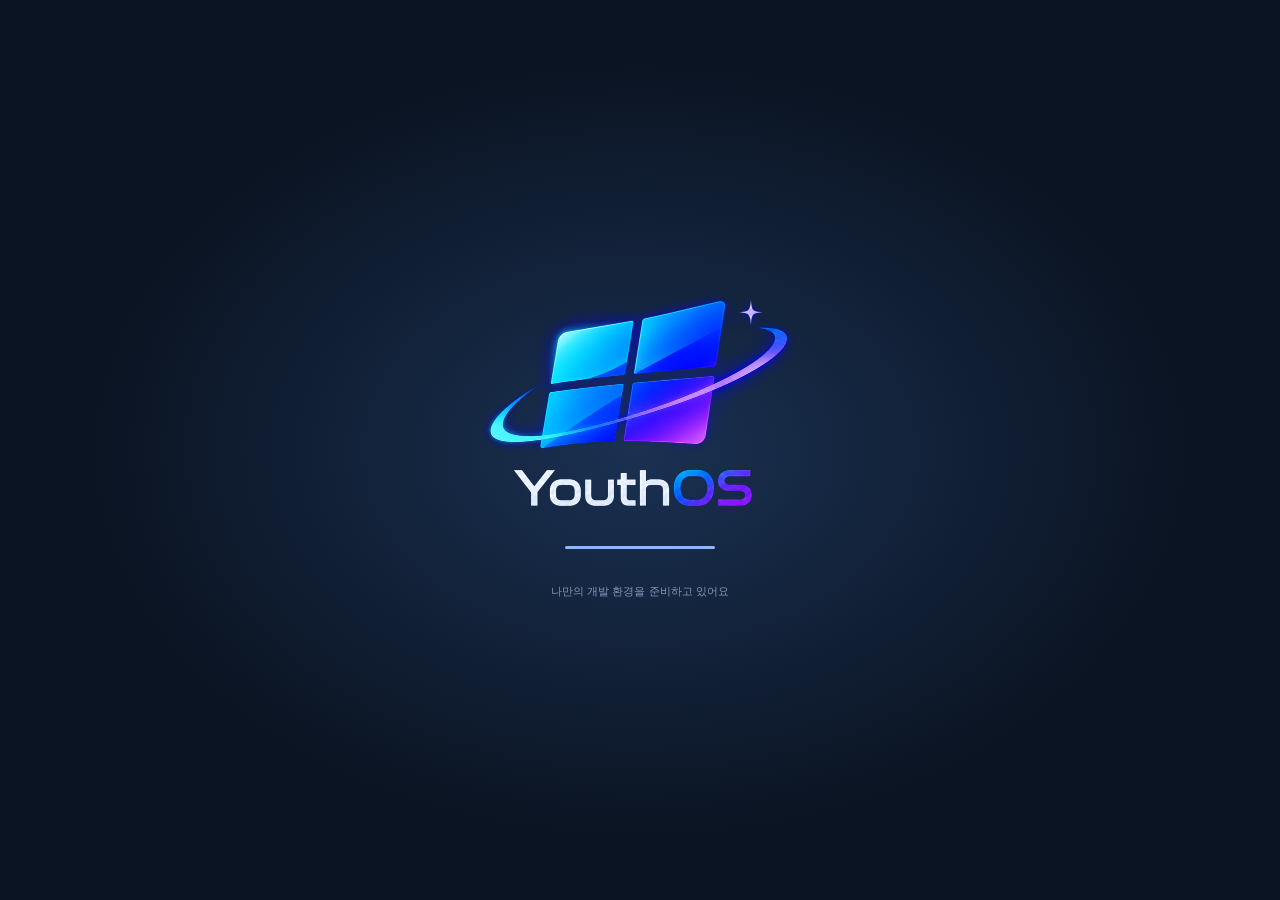
<file: web/index.html>
<!doctype html>
<html lang="ko">
<head>
  <meta charset="utf-8">
  <meta name="viewport" content="width=device-width, initial-scale=1">
  <meta name="theme-color" content="#101827">
  <meta name="description" content="YouthOS Web Experience - 브라우저에서 만나는 YouthOS 체험판">
  <title>YouthOS Web Experience</title>
  <link rel="icon" type="image/png" href="./assets/favicon.png?v=2"><!-- - by Claude Ai -->
  <link rel="stylesheet" href="./style.css?v=2">
</head>
<body>
  <div id="boot" class="boot-screen" aria-label="YouthOS 시작 중">
    <div class="boot-brand"><img class="boot-logo" src="./assets/youthos-logo.png?v=2" alt="YouthOS"></div><!-- 로고 적용 - by Claude Ai -->
    <div class="boot-progress"><span></span></div>
    <p>나만의 개발 환경을 준비하고 있어요</p>
  </div>

  <main id="desktop" class="desktop hidden">
    <div class="desktop-shade"></div>
    <header class="topbar">
      <div class="top-brand"><img class="logo-img logo-sm" src="./assets/youthos-mark.png?v=2" alt=""><strong>YouthOS</strong><span class="edition">WEB EXPERIENCE</span></div>
      <div class="top-center" id="topDate">YouthOS 체험판</div>
      <div class="top-actions"><button class="icon-button" id="quickToggle" title="빠른 설정">◈</button><span class="wifi">◔</span><span id="clock">16:11</span></div>
    </header>

    <section class="welcome-card">
      <div class="welcome-copy"><span class="eyebrow">WELCOME TO YOUR DESKTOP</span><h1>상상을 코드로,<br><em>가능성을 현실로.</em></h1><p>YouthOS Web Experience에 오신 걸 환영해.<br>청소년 개발자를 위한 새로운 데스크톱을 둘러봐.</p><button class="primary-button" data-open="explorer">체험 시작하기 <b>→</b></button></div>
      <div class="welcome-art"><div class="orbit orbit-one"></div><div class="orbit orbit-two"></div><div class="glow-core"><img class="logo-img logo-lg" src="./assets/youthos-mark.png?v=2" alt="YouthOS 로고"></div><span class="art-caption">BUILD · CREATE · EXPLORE</span></div>
    </section>

    <div class="desktop-shortcuts">
      <button class="shortcut" data-open="explorer"><span class="shortcut-icon folder-icon">▰</span><span>파일</span></button>
      <button class="shortcut" data-open="terminal"><span class="shortcut-icon terminal-icon">⌘</span><span>터미널</span></button>
      <button class="shortcut" data-open="editor"><span class="shortcut-icon editor-icon">&lt;/&gt;</span><span>코드 편집기</span></button>
      <button class="shortcut" data-open="settings"><span class="shortcut-icon settings-icon">⚙</span><span>설정</span></button>
    </div>

    <section class="window hidden" id="appWindow" aria-label="앱 창">
      <div class="window-titlebar" id="windowDrag"><div class="window-app-icon" id="windowIcon">▰</div><strong id="windowTitle">파일</strong><div class="window-controls"><button id="minimize" title="최소화">−</button><button id="maximize" title="최대화">□</button><button id="close" title="닫기">×</button></div></div>
      <div id="windowContent" class="window-content"></div>
    </section>

    <aside id="quickPanel" class="quick-panel hidden"><div class="panel-heading"><strong>빠른 설정</strong><span>체험판</span></div><div class="quick-grid"><button class="quick-tile active">◉<small>Wi-Fi</small></button><button class="quick-tile active">☾<small>집중 모드</small></button><button class="quick-tile">◐<small>다크 테마</small></button><button class="quick-tile">⌁<small>블루투스</small></button></div><div class="brightness"><span>화면 밝기</span><input type="range" min="20" max="100" value="85"></div></aside>

    <nav class="dock" aria-label="앱 메뉴">
      <button class="dock-launcher" id="launcher" title="앱 메뉴"><img class="logo-img logo-dock" src="./assets/youthos-mark.png?v=2" alt="앱 메뉴"></button>
      <span class="dock-divider"></span>
      <button class="dock-app" data-open="explorer" title="파일">▰</button>
      <button class="dock-app" data-open="editor" title="코드 편집기">&lt;/&gt;</button>
      <button class="dock-app" data-open="terminal" title="터미널">⌘</button>
      <button class="dock-app" data-open="settings" title="설정">⚙</button>
      <span class="dock-spacer"></span><span class="dock-status">WEB</span>
    </nav>

    <section class="launcher-panel hidden" id="launcherPanel">
      <div class="launcher-head"><div><span class="eyebrow">YOUTHOS</span><h2>무엇을 시작할까?</h2></div><span class="user-avatar">Y</span></div>
      <div class="launcher-search">⌕ <input id="appSearch" placeholder="앱 검색..." autocomplete="off"></div>
      <div class="launcher-label">고정된 앱</div>
      <div class="app-grid">
        <button data-open="explorer"><b class="app-symbol folder-icon">▰</b>파일</button>
        <button data-open="editor"><b class="app-symbol editor-icon">&lt;/&gt;</b>코드 편집기</button>
        <button data-open="terminal"><b class="app-symbol terminal-icon">⌘</b>터미널</button>
        <button data-open="settings"><b class="app-symbol settings-icon">⚙</b>설정</button>
        <button data-open="about"><b class="app-symbol about-icon">Y</b>YouthOS 정보</button>
        <button data-open="calculator"><b class="app-symbol calc-icon">＋</b>계산기</button>
      </div>
      <div class="launcher-footer"><span>청소년개발자 제작</span><button id="powerButton">⏻ 전원</button></div>
    </section>

    <div class="toast" id="toast" role="status"></div>
    <div class="demo-note">YouthOS Web은 실제 Debian OS가 아닌 브라우저 체험판이야.</div>
  </main>
  <script src="./script.js?v=2"></script>
</body>
</html>
</file>
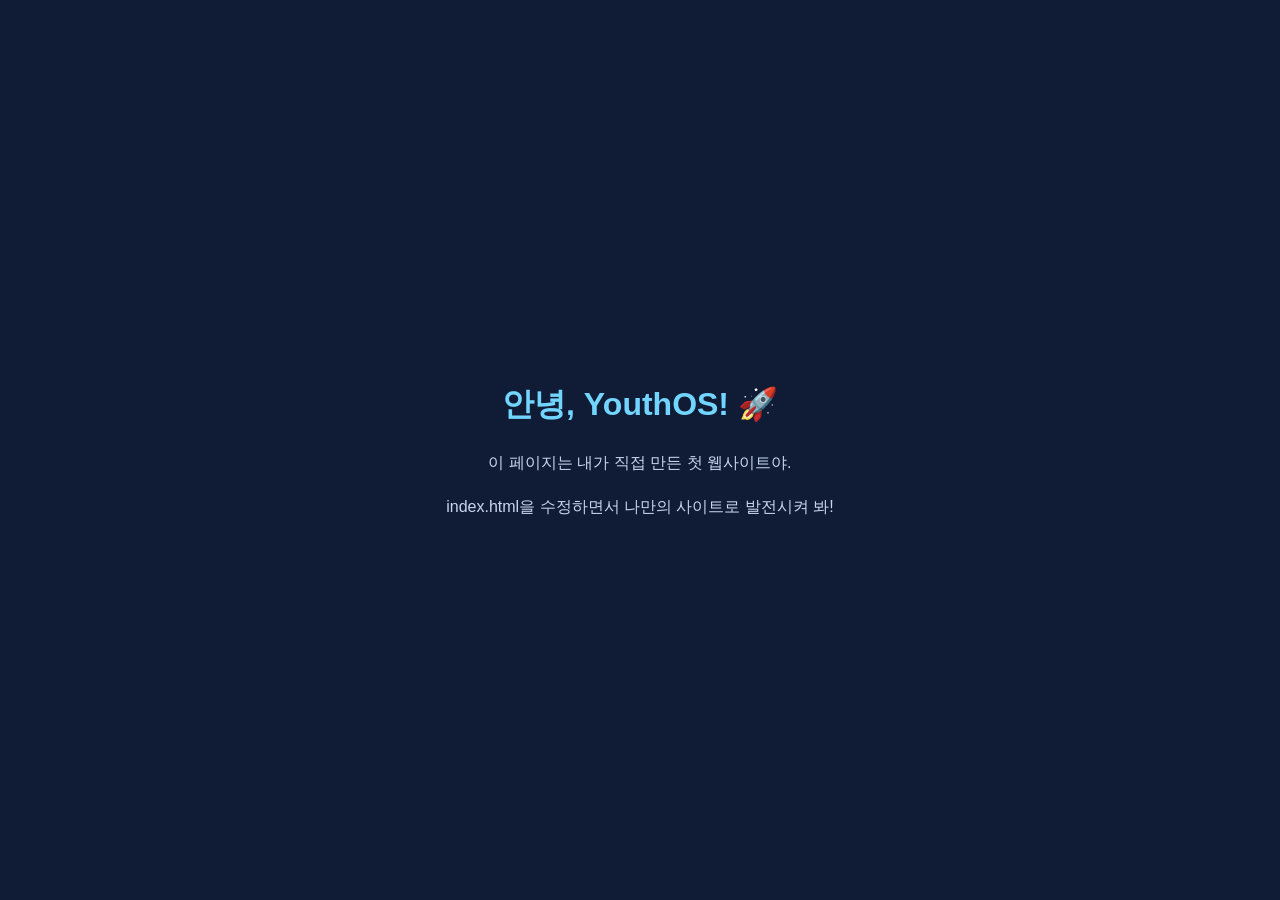
<file: config/includes.chroot/etc/skel/Projects/hello-web/index.html>
<!doctype html>
<html lang="ko">
<head>
  <meta charset="utf-8">
  <meta name="viewport" content="width=device-width, initial-scale=1">
  <title>나의 첫 웹사이트</title>
  <style>
    body { margin: 0; min-height: 100vh; display: grid; place-items: center; background: #101b35; color: #f4f7ff; font-family: sans-serif; }
    main { max-width: 640px; padding: 48px 28px; text-align: center; }
    h1 { color: #72d5ff; }
    p { line-height: 1.8; color: #c8d5ed; }
  </style>
</head>
<body>
  <main>
    <h1>안녕, YouthOS! 🚀</h1>
    <p>이 페이지는 내가 직접 만든 첫 웹사이트야.</p>
    <p>index.html을 수정하면서 나만의 사이트로 발전시켜 봐!</p>
  </main>
</body>
</html>
</file>
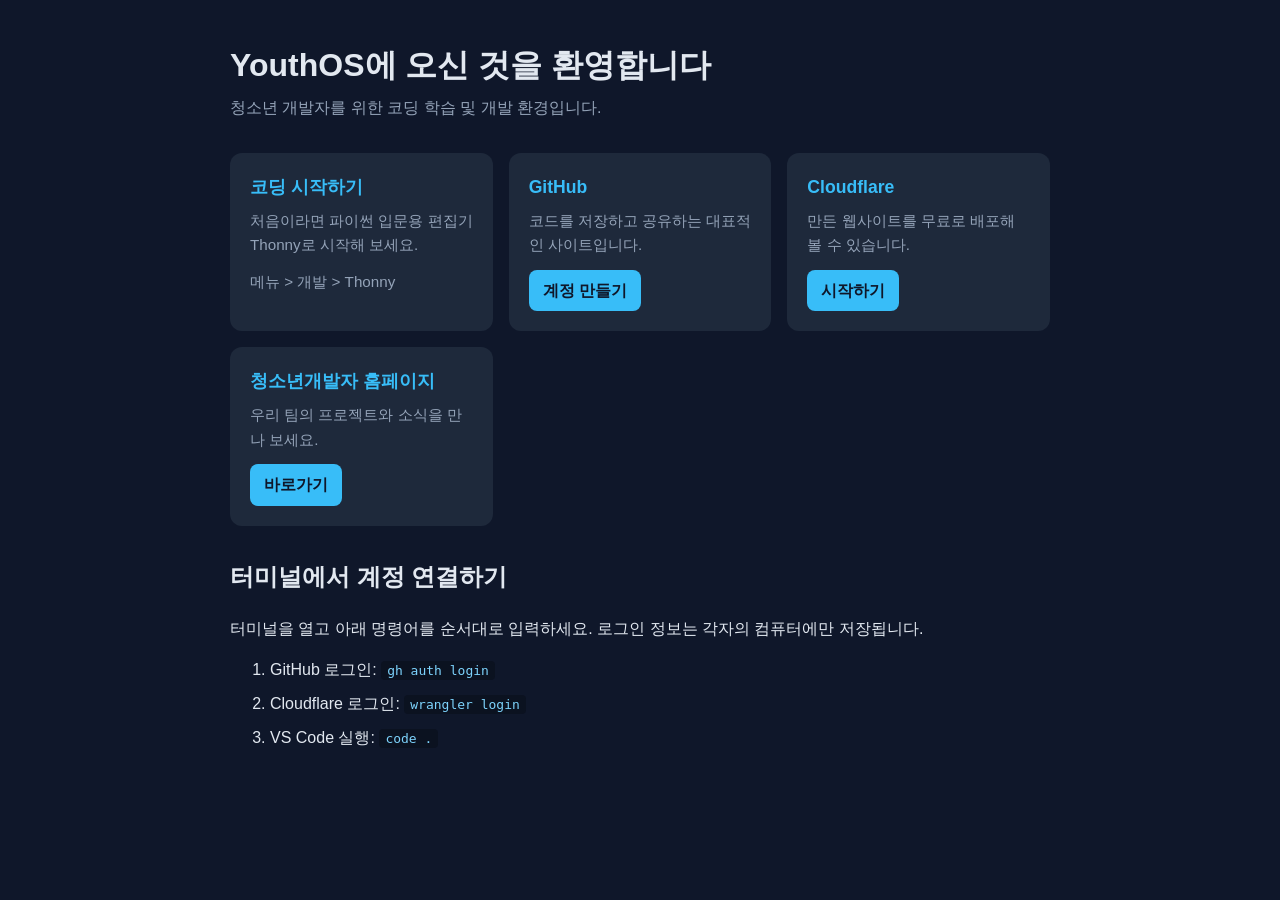
<file: config/includes.chroot/usr/share/youthos/welcome.html>
<!-- - by Claude Ai -->
<!doctype html>
<html lang="ko">
<head>
<meta charset="utf-8">
<meta name="viewport" content="width=device-width, initial-scale=1">
<title>YouthOS 시작하기</title>
<style>
  :root { --bg:#0f172a; --card:#1e293b; --text:#e2e8f0; --accent:#38bdf8; --muted:#94a3b8; }
  * { box-sizing: border-box; }
  body { margin:0; padding:40px 20px; background:var(--bg); color:var(--text);
         font-family:"Noto Sans CJK KR","Noto Sans KR",sans-serif; line-height:1.6; }
  main { max-width:820px; margin:0 auto; }
  h1 { font-size:2rem; margin:0 0 4px; }
  p.sub { color:var(--muted); margin:0 0 32px; }
  .grid { display:grid; grid-template-columns:repeat(auto-fit,minmax(240px,1fr)); gap:16px; }
  .card { background:var(--card); border-radius:12px; padding:20px; }
  .card h2 { margin:0 0 8px; font-size:1.1rem; color:var(--accent); }
  .card p { margin:0 0 12px; color:var(--muted); font-size:.95rem; }
  a.btn { display:inline-block; padding:8px 14px; border-radius:8px; background:var(--accent);
          color:#0f172a; text-decoration:none; font-weight:600; }
  code { background:#0b1220; padding:2px 6px; border-radius:4px; color:#7dd3fc; }
  section { margin-top:32px; }
  li { margin-bottom:8px; }
</style>
</head>
<body>
<main>
  <h1>YouthOS에 오신 것을 환영합니다</h1>
  <p class="sub">청소년 개발자를 위한 코딩 학습 및 개발 환경입니다.</p>

  <div class="grid">
    <div class="card">
      <h2>코딩 시작하기</h2>
      <p>처음이라면 파이썬 입문용 편집기 Thonny로 시작해 보세요.</p>
      <p>메뉴 &gt; 개발 &gt; Thonny</p>
    </div>
    <div class="card">
      <h2>GitHub</h2>
      <p>코드를 저장하고 공유하는 대표적인 사이트입니다.</p>
      <a class="btn" href="https://github.com/signup">계정 만들기</a>
    </div>
    <div class="card">
      <h2>Cloudflare</h2>
      <p>만든 웹사이트를 무료로 배포해 볼 수 있습니다.</p>
      <a class="btn" href="https://dash.cloudflare.com/sign-up">시작하기</a>
    </div>
    <div class="card">
      <h2>청소년개발자 홈페이지</h2>
      <p>우리 팀의 프로젝트와 소식을 만나 보세요.</p>
      <a class="btn" href="https://youthdeveloping.github.io">바로가기</a>
    </div>
  </div>

  <section>
    <h2>터미널에서 계정 연결하기</h2>
    <p>터미널을 열고 아래 명령어를 순서대로 입력하세요. 로그인 정보는 각자의 컴퓨터에만 저장됩니다.</p>
    <ol>
      <li>GitHub 로그인: <code>gh auth login</code></li>
      <li>Cloudflare 로그인: <code>wrangler login</code></li>
      <li>VS Code 실행: <code>code .</code></li>
    </ol>
  </section>
</main>
</body>
</html>
</file>
<file: web/style.css>
/* YouthOS Web Experience — - by ChatGPT AI */
:root{color-scheme:dark;--bg:#0b1220;--panel:rgba(17,27,45,.94);--line:rgba(190,210,245,.13);--muted:#91a1b9;--text:#f4f7ff;--blue:#7ba7ff;--cyan:#70e0df}
*{box-sizing:border-box}html,body{margin:0;width:100%;height:100%;overflow:hidden;font-family:Inter,"Pretendard","Noto Sans KR",system-ui,sans-serif;color:var(--text);background:#0b1220}button,input{font:inherit}button{color:inherit;cursor:pointer;border:0}.hidden{display:none!important}
.desktop{position:relative;width:100%;height:100%;min-height:540px;overflow:hidden;background:radial-gradient(ellipse at 76% 37%,rgba(38,91,153,.34),transparent 34%),radial-gradient(ellipse at 22% 80%,rgba(40,67,119,.25),transparent 38%),linear-gradient(135deg,#101a2d 0%,#0b1424 52%,#111c30 100%)}
.desktop:before{content:"";position:absolute;inset:0;background-image:linear-gradient(rgba(170,197,255,.025) 1px,transparent 1px),linear-gradient(90deg,rgba(170,197,255,.025) 1px,transparent 1px);background-size:54px 54px;mask-image:linear-gradient(90deg,transparent,#000 45%,#000)}
.desktop-shade{position:absolute;inset:0;background:linear-gradient(180deg,rgba(5,10,20,.18),transparent 22%,transparent 75%,rgba(3,8,17,.18));pointer-events:none}
.topbar{height:48px;position:absolute;z-index:5;top:0;left:0;right:0;display:flex;align-items:center;justify-content:space-between;padding:0 25px;background:rgba(9,16,29,.48);border-bottom:1px solid rgba(255,255,255,.07);backdrop-filter:blur(22px);font-size:12px}.top-brand,.top-actions{display:flex;align-items:center;gap:11px}.top-brand strong{font-size:13px;letter-spacing:.2px}.edition{font-size:9px;letter-spacing:1.6px;color:#8294b1;padding-left:8px;border-left:1px solid var(--line)}.top-center{color:#9baac0;font-size:11px}.top-actions{gap:15px;color:#b8c6dc}.icon-button{background:none;font-size:17px}.wifi{font-size:17px}.mini-mark{width:25px;height:25px;display:grid;place-items:center;background:linear-gradient(145deg,#8cb8ff,#4d7ee5);border-radius:7px;color:#08152b;font-weight:900;box-shadow:0 4px 16px #4c83e555}
.welcome-card{position:absolute;left:50%;top:47%;transform:translate(-50%,-50%);width:min(850px,calc(100% - 100px));min-height:350px;display:flex;align-items:center;justify-content:space-between;padding:48px 58px;border:1px solid rgba(190,211,255,.15);border-radius:23px;background:linear-gradient(115deg,rgba(21,35,58,.82),rgba(19,33,56,.48));box-shadow:0 28px 90px rgba(0,0,0,.22);backdrop-filter:blur(20px);overflow:hidden}
.welcome-copy{position:relative;z-index:2}.eyebrow{font-size:9px;letter-spacing:2.2px;color:#83aaff;font-weight:750}.welcome-copy h1{font-size:clamp(34px,4vw,48px);line-height:1.2;letter-spacing:-2px;margin:17px 0 14px;font-weight:750}.welcome-copy h1 em{font-style:normal;color:#8eb4ff}.welcome-copy p{font-size:13px;line-height:1.9;color:#9eacc1;margin:0 0 25px}.primary-button{background:#7da8ff;color:#09172e;padding:12px 17px;border-radius:8px;font-size:12px;font-weight:750;box-shadow:0 8px 25px #4e85e544}.primary-button b{margin-left:16px;font-size:16px}
.welcome-art{position:relative;width:290px;height:260px;display:grid;place-items:center;flex-shrink:0}.glow-core{width:126px;height:126px;display:grid;place-items:center;border-radius:38px;background:linear-gradient(145deg,#1f3c66,#122541);box-shadow:0 0 75px #4e89e866,inset 0 1px 1px #b8d2ff44;transform:rotate(-8deg)}.brand-mark{width:38px;height:38px;display:grid;grid-template-columns:1fr 1fr;gap:4px;transform:rotate(-8deg)}.brand-mark i{display:block;background:linear-gradient(145deg,#9fc5ff,#5e91f1);border-radius:4px 9px 4px 9px}.brand-mark i:nth-child(2){opacity:.72}.brand-mark i:nth-child(3){opacity:.52}.brand-mark i:nth-child(4){opacity:.9}.brand-mark.large{width:53px;height:53px;gap:5px}.orbit{position:absolute;border:1px solid #86aefb33;border-radius:50%;transform:rotate(-28deg)}.orbit-one{width:250px;height:100px}.orbit-two{width:190px;height:220px;transform:rotate(55deg);border-color:#72deda30}.art-caption{position:absolute;bottom:0;font-size:8px;letter-spacing:3px;color:#748aaa}
.desktop-shortcuts{position:absolute;left:30px;top:85px;display:grid;gap:17px}.shortcut{display:grid;justify-items:center;gap:7px;width:65px;background:transparent;font-size:10px;color:#d4deee;text-shadow:0 1px 5px #000}.shortcut:hover{background:#ffffff12;border-radius:9px}.shortcut-icon{width:39px;height:39px;display:grid;place-items:center;border-radius:11px;font-size:17px;box-shadow:0 6px 18px #0003}.folder-icon{background:linear-gradient(145deg,#ffcf79,#dc9148);color:#3a2916}.terminal-icon{background:linear-gradient(145deg,#4e6f9e,#263d60);color:#d9eaff}.editor-icon{background:linear-gradient(145deg,#9b8aff,#6358c7);color:white;font-size:13px}.settings-icon{background:linear-gradient(145deg,#7e9bb5,#456078);color:white}.about-icon{background:linear-gradient(145deg,#85b6ff,#4d79dc);color:#10213d}.calc-icon{background:linear-gradient(145deg,#6fc9bd,#318f91);color:#062b2d}
.dock{position:absolute;z-index:8;bottom:15px;left:50%;transform:translateX(-50%);height:58px;min-width:330px;display:flex;align-items:center;gap:8px;padding:0 12px;border:1px solid #d5e4ff20;border-radius:15px;background:rgba(15,25,42,.78);backdrop-filter:blur(28px);box-shadow:0 12px 40px #0005}.dock button{width:38px;height:38px;border-radius:10px;background:transparent;font-size:19px}.dock button:hover{background:#ffffff18;transform:translateY(-2px)}.dock-launcher{display:grid;place-items:center}.dock-divider{height:27px;width:1px;background:#ffffff22;margin:0 3px}.dock-app{color:#c7d8f2}.dock-spacer{flex:1}.dock-status{font-size:9px;letter-spacing:1.4px;color:#7892b7;padding:0 5px}
.window{position:absolute;z-index:6;top:18%;left:50%;transform:translateX(-50%);width:min(690px,calc(100% - 50px));height:min(470px,calc(100% - 150px));min-height:280px;background:#111d30;border:1px solid #b5ccf02c;border-radius:13px;box-shadow:0 25px 80px #0008;overflow:hidden}.window.maximized{width:calc(100% - 30px);height:calc(100% - 135px);top:62px}.window-titlebar{height:44px;display:flex;align-items:center;gap:10px;padding:0 12px;background:#192840;border-bottom:1px solid var(--line);cursor:move}.window-titlebar strong{font-size:12px;flex:1}.window-app-icon{color:#9dbbff}.window-controls{display:flex;gap:5px}.window-controls button{width:27px;height:25px;border-radius:6px;background:#ffffff0a;color:#c3d2e8}.window-controls button:last-child:hover{background:#d95362}.window-content{height:calc(100% - 44px);overflow:auto;padding:20px;color:#dce7f8;font-size:13px}
.quick-panel,.launcher-panel{position:absolute;z-index:10;background:rgba(17,28,47,.97);border:1px solid #c1d6ff25;box-shadow:0 20px 70px #0008;backdrop-filter:blur(25px)}.quick-panel{right:20px;top:58px;width:290px;border-radius:15px;padding:18px}.panel-heading{display:flex;justify-content:space-between;margin-bottom:15px}.panel-heading strong{font-size:14px}.panel-heading span{font-size:10px;color:var(--muted)}.quick-grid{display:grid;grid-template-columns:1fr 1fr;gap:8px}.quick-tile{height:65px;border-radius:9px;background:#ffffff0b;text-align:left;padding:10px 13px;font-size:18px}.quick-tile.active{background:#35588b}.quick-tile small{display:block;font-size:10px;margin-top:5px}.brightness{margin-top:17px;font-size:11px;color:#aabbd2}.brightness input{width:100%;margin-top:12px;accent-color:#82aaff}
.launcher-panel{left:50%;bottom:84px;transform:translateX(-50%);width:min(390px,calc(100% - 25px));border-radius:17px;padding:20px}.launcher-head{display:flex;justify-content:space-between;align-items:center}.launcher-head h2{font-size:20px;margin:7px 0 16px;letter-spacing:-.5px}.user-avatar{width:35px;height:35px;display:grid;place-items:center;border-radius:50%;background:linear-gradient(145deg,#8bbaff,#527bdb);color:#0c1b35;font-weight:900}.launcher-search{height:38px;display:flex;align-items:center;gap:9px;padding:0 11px;background:#ffffff0b;border:1px solid #ffffff14;border-radius:8px;color:#91a7c7}.launcher-search input{width:100%;background:none;border:0;outline:0;color:white;font-size:12px}.launcher-label{margin:19px 0 10px;font-size:10px;color:#8ea2c0}.app-grid{display:grid;grid-template-columns:repeat(3,1fr);gap:5px}.app-grid button{display:grid;justify-items:center;gap:8px;padding:12px 4px;border-radius:9px;background:transparent;font-size:10px;color:#d4e0f2}.app-grid button:hover{background:#ffffff12}.app-symbol{width:36px;height:36px;border-radius:10px;display:grid;place-items:center;font-size:15px;font-style:normal}.launcher-footer{display:flex;justify-content:space-between;align-items:center;border-top:1px solid var(--line);margin-top:14px;padding-top:13px;color:#7f92ae;font-size:10px}.launcher-footer button{background:#ffffff0d;border-radius:6px;padding:7px 10px;font-size:10px}
.toast{position:absolute;z-index:20;left:50%;bottom:90px;transform:translateX(-50%);padding:10px 15px;background:#182943;border:1px solid #a7c5f433;border-radius:8px;font-size:11px;opacity:0;pointer-events:none;transition:opacity .2s}.toast.show{opacity:1}.demo-note{position:absolute;right:18px;bottom:24px;font-size:9px;color:#8294ad}
.boot-screen{height:100%;display:flex;flex-direction:column;align-items:center;justify-content:center;background:radial-gradient(ellipse at center,#1a3152,#0b1423 60%);gap:24px}.boot-brand{display:flex;align-items:center;gap:13px;font-size:25px;font-weight:800;letter-spacing:-1px}.boot-brand .brand-mark{width:31px;height:31px}.boot-screen p{font-size:11px;color:#8398b7}.boot-progress{width:150px;height:3px;background:#ffffff18;border-radius:4px;overflow:hidden}.boot-progress span{display:block;width:40%;height:100%;background:#8eb6ff;animation:load 1.6s ease-in-out forwards}@keyframes load{to{width:100%}}
.content-heading{display:flex;align-items:center;justify-content:space-between;margin-bottom:16px}.content-heading h3{font-size:17px;margin:0}.muted{color:#91a2bc}.file-list{display:grid;gap:7px}.file-row{display:flex;align-items:center;gap:11px;padding:12px;border-radius:8px;background:#ffffff08}.file-row span:last-child{margin-left:auto;color:#8094b1;font-size:10px}.terminal{height:100%;background:#080f1b;border-radius:8px;padding:15px;font:12px/1.8 ui-monospace,monospace;color:#c5d8f5}.terminal .green{color:#7ce0b1}.terminal-input{display:flex;gap:8px;margin-top:8px}.terminal-input input{background:none;border:0;outline:0;color:white;flex:1;font:inherit}.editor{height:100%;display:flex;flex-direction:column;background:#0b1422;border-radius:8px;overflow:hidden}.editor-bar{padding:9px 12px;background:#18263c;color:#9db1ce;font-size:10px}.editor textarea{flex:1;resize:none;border:0;outline:0;padding:15px;background:#0d1727;color:#d6e5ff;font:12px/1.8 ui-monospace,monospace}.settings-list{display:grid;gap:8px}.setting-row{display:flex;justify-content:space-between;align-items:center;padding:13px;background:#ffffff08;border-radius:8px}.setting-row span{color:#9eafc8;font-size:11px}.setting-row button{background:#29466e;padding:6px 10px;border-radius:6px;font-size:10px}
@media(max-width:650px){.topbar{padding:0 13px}.top-center,.edition,.demo-note{display:none}.welcome-card{width:calc(100% - 30px);min-height:360px;padding:30px 25px;top:46%}.welcome-art{position:absolute;right:-80px;bottom:-20px;opacity:.35}.welcome-copy h1{font-size:36px}.desktop-shortcuts{left:12px;top:65px;gap:10px}.dock{min-width:290px;gap:4px;padding:0 8px}.dock button{width:35px}.window{width:calc(100% - 24px);height:calc(100% - 155px);top:13%}}
/* 로고 적용 — by Claude Ai */
.logo-img{display:block;object-fit:contain;user-select:none;-webkit-user-drag:none}
.logo-sm{width:40px;height:auto}
.logo-dock{width:44px;height:auto}
.glow-core{width:230px;height:230px;border-radius:0;background:none;box-shadow:none;transform:none}
.logo-lg{width:270px;height:auto;filter:drop-shadow(0 0 34px #4e89e866)}
.boot-logo{width:min(320px,70vw);height:auto}
.boot-brand{gap:0}
</file>
